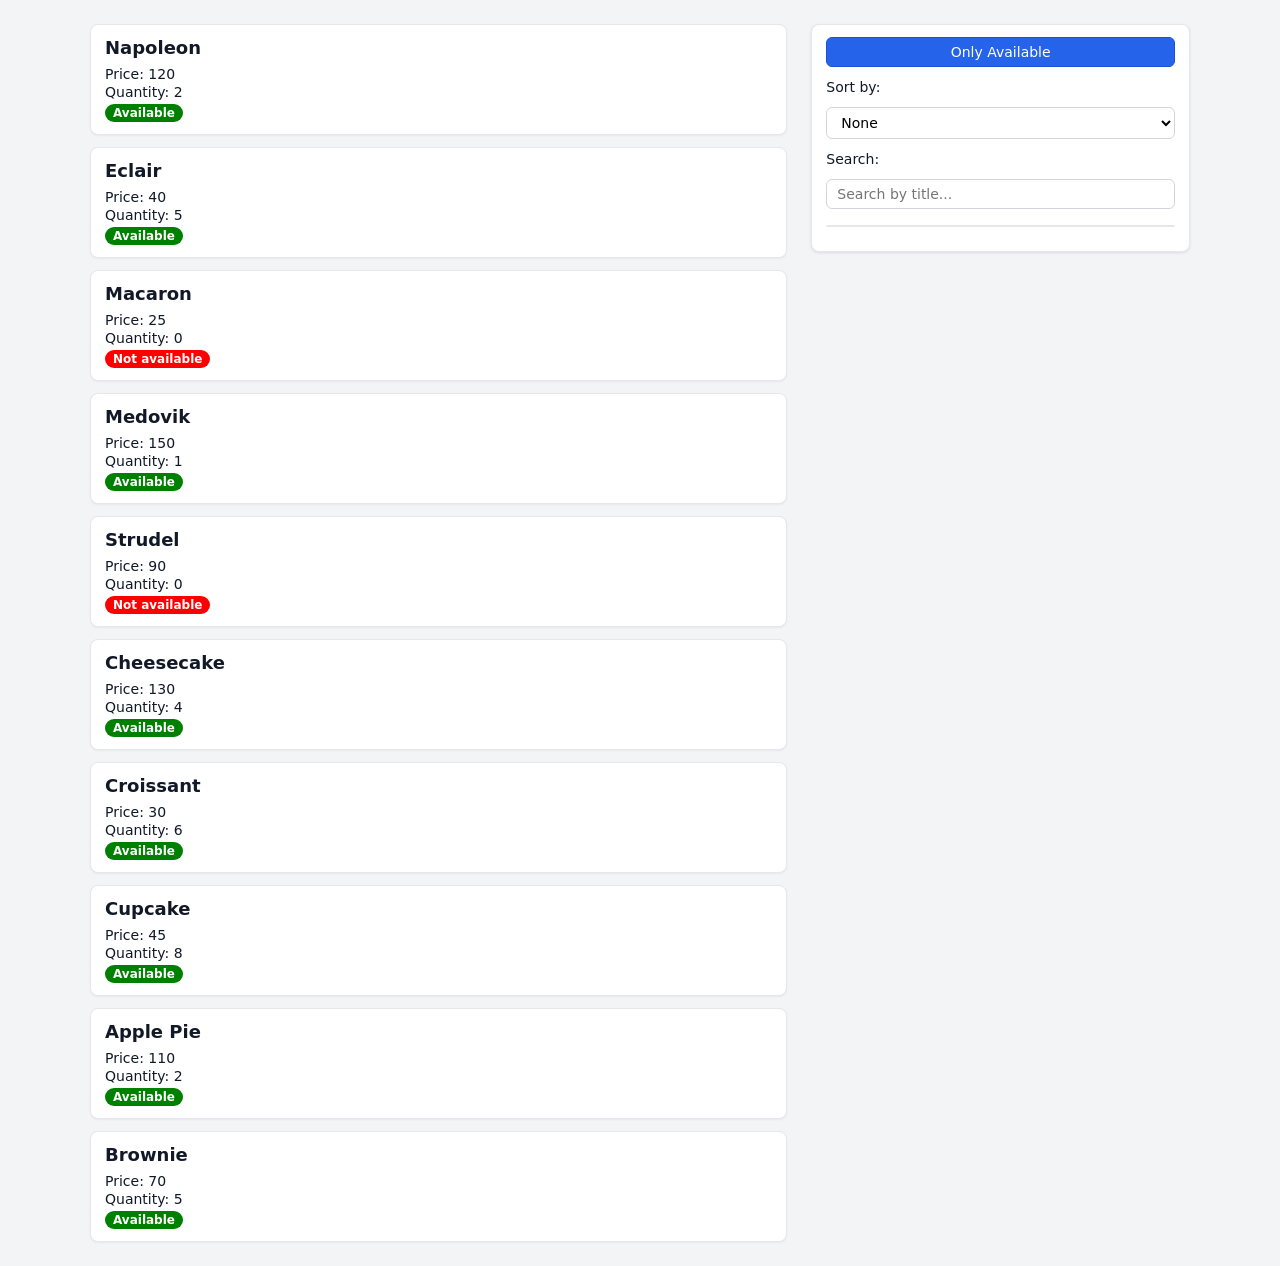
<file: global-repeat/index.html>
<!DOCTYPE html>
<html lang="ru">
<head>
    <meta charset="UTF-8">
    <meta name="viewport" content="width=device-width, initial-scale=1.0">
     <link rel="stylesheet" href="style.css">
    <title>Function Lab</title>
</head>
<body>
    <div id="app">

    <div id="product-list"></div>

    <div id="control-panel">
        <button id="btn-filter-available">Only Available</button>
        
        <label for="sort-select">Sort by:</label>
        <select id="sort-select">
            <option value="none">None</option>
            <option value="asc">Price: Ascending</option>
            <option value="desc">Price: Descending</option>
        </select>

        <label for="search-input">Search:</label>
        <input id="search-input" type="text" placeholder="Search by title...".>

        <div id="search-suggestions"></div>

        <div id="logPanel"></div>

    </div>

    </div>
    <script src="app.js"></script>
</body>
</html>
</file>
<file: global-repeat/style.css>
body {
    margin: 0;
    font-family: system-ui, -apple-system, system-ui, -apple-system, BlinkMacSystemFont, 'Segoe UI', sans-serif;
    background-color: #f3f4f6;
    color: #111827;
}
#app {
    display: flex;
    gap: 24px;
    align-items: flex-start;
    padding: 24px;
    max-width: 1100px;
    margin: 0 auto;
}

#product-list {
    flex: 2;
    display: flex;
    flex-direction: column;
    gap: 12px;
}

#control-panel {
    flex: 1;
    border: 1px solid #e5e7eb;
    border-radius: 8px;
    padding: 12px 14px;
    background-color: #ffffff;
    box-shadow: 0 1px 3px rgba(15, 23, 42, 0.1);
    display: flex;
    flex-direction: column;
    gap: 12px;
    font-size: 14px;
}

.product-card {
    border: 1px solid #e5e7eb;
    border-radius: 8px;
    padding: 12px 14px;
    background-color: #ffffff;
    box-shadow: 0 1px 2px rgba(15, 23, 42, 0.05);
    transition: box-shadow 0.15s ease;
}

.product-card:hover {
    box-shadow: 0 4px 8px rgba(15, 23, 42, 0.1);    
}

.product-card h3 {
  margin: 0 0 8px;
  font-size: 18px;
}

.product-card p {
  margin: 2px 0;
  font-size: 14px;
}

.card-text h3 {
    margin: 0 0 8px;
    font-size: 18px;
}

.card-text p {
    margin: 2px 0;
    font-size: 14px;
}

.badge {
    display: inline-block;
    padding: 2px 8px;
    border-radius: 999px;
    font-size: 12px;
    font-weight: 600;
    color: white;
}

.badge-available {
    background-color: green;
}

.badge-unavailable {
    background-color: red;
}

#control-panel button,
#control-panel select {
    font: inherit;
    padding: 6px 10px;
    border-radius: 6px;
    border: 1px solid #d1d5db;
}

#control-panel button {
    background-color: #2563eb;
    color: #ffffff;
    border-color: #1d4ed8;
    cursor: pointer;
}

#control-panel button:hover {
  background-color: #1d4ed8;
}

#control-panel select {
    background-color: #ffffff;
    cursor: pointer;
}

#control-panel label {
  font-weight: 500;
}

#control-panel > * {
  align-self: stretch;
}

#search-input {
    font: inherit;
    padding: 6px 10px;
    border-radius: 6px;
    border: 1px solid #d1d5db;
    background-color: #ffffff;
}

#search-input:focus {
    outline: none;
    border-color: #2563eb;
    box-shadow: 0 0 0 1px #2563eb22;   
}

#search-suggestions {
    margin-top: 4px;
    border: 1px solid #e5e7eb;
    background-color: #ffffff;
    border-radius: 6px;
    max-height: 180px;
    overflow-y: auto;
    font-size: 14px;
}

.search-suggestions-item {
    padding: 6px 10px;
    cursor: pointer;
    transition: background-color 0.15s ease, border-color 0.15s ease;
    border-bottom: 1px solid #e5e7eb;
}

.search-suggestions-item:hover {
    background-color: #cacbce;
}
</file>
<file: shop-with-fuzzy-search/style.css>
body {
    margin: 0;
    font-family: system-ui, -apple-system, system-ui, -apple-system, BlinkMacSystemFont, 'Segoe UI', sans-serif;
    background-color: #f3f4f6;
    color: #111827;
}
#app {
    display: flex;
    gap: 24px;
    align-items: flex-start;
    padding: 24px;
    max-width: 1100px;
    margin: 0 auto;
}

#product-list {
    flex: 2;
    display: flex;
    flex-direction: column;
    gap: 12px;
}

#control-panel {
    flex: 1;
    border: 1px solid #e5e7eb;
    border-radius: 8px;
    padding: 12px 14px;
    background-color: #ffffff;
    box-shadow: 0 1px 3px rgba(15, 23, 42, 0.1);
    display: flex;
    flex-direction: column;
    gap: 12px;
    font-size: 14px;
}

.product-card {
    border: 1px solid #e5e7eb;
    border-radius: 8px;
    padding: 12px 14px;
    background-color: #ffffff;
    box-shadow: 0 1px 2px rgba(15, 23, 42, 0.05);
    transition: box-shadow 0.15s ease;
}

.product-card:hover {
    box-shadow: 0 4px 8px rgba(15, 23, 42, 0.1);    
}

.product-card h3 {
  margin: 0 0 8px;
  font-size: 18px;
}

.product-card p {
  margin: 2px 0;
  font-size: 14px;
}

.card-text h3 {
    margin: 0 0 8px;
    font-size: 18px;
}

.card-text p {
    margin: 2px 0;
    font-size: 14px;
}

.badge {
    display: inline-block;
    padding: 2px 8px;
    border-radius: 999px;
    font-size: 12px;
    font-weight: 600;
    color: white;
}

.badge-available {
    background-color: green;
}

.badge-unavailable {
    background-color: red;
}

#control-panel button,
#control-panel select {
    font: inherit;
    padding: 6px 10px;
    border-radius: 6px;
    border: 1px solid #d1d5db;
}

#control-panel button {
    background-color: #2563eb;
    color: #ffffff;
    border-color: #1d4ed8;
    cursor: pointer;
}

#control-panel button:hover {
  background-color: #1d4ed8;
}

#control-panel select {
    background-color: #ffffff;
    cursor: pointer;
}

#control-panel label {
  font-weight: 500;
}

#control-panel > * {
  align-self: stretch;
}

#search-input {
    font: inherit;
    padding: 6px 10px;
    border-radius: 6px;
    border: 1px solid #d1d5db;
    background-color: #ffffff;
}

#search-input:focus {
    outline: none;
    border-color: #2563eb;
    box-shadow: 0 0 0 1px #2563eb22;   
}

#search-suggestions {
    margin-top: 4px;
    border: 1px solid #e5e7eb;
    background-color: #ffffff;
    border-radius: 6px;
    max-height: 180px;
    overflow-y: auto;
    font-size: 14px;
}

.search-suggestions-item {
    padding: 6px 10px;
    cursor: pointer;
    transition: background-color 0.15s ease, border-color 0.15s ease;
    border-bottom: 1px solid #e5e7eb;
}

.search-suggestions-item:hover {
    background-color: #cacbce;
}
</file>
